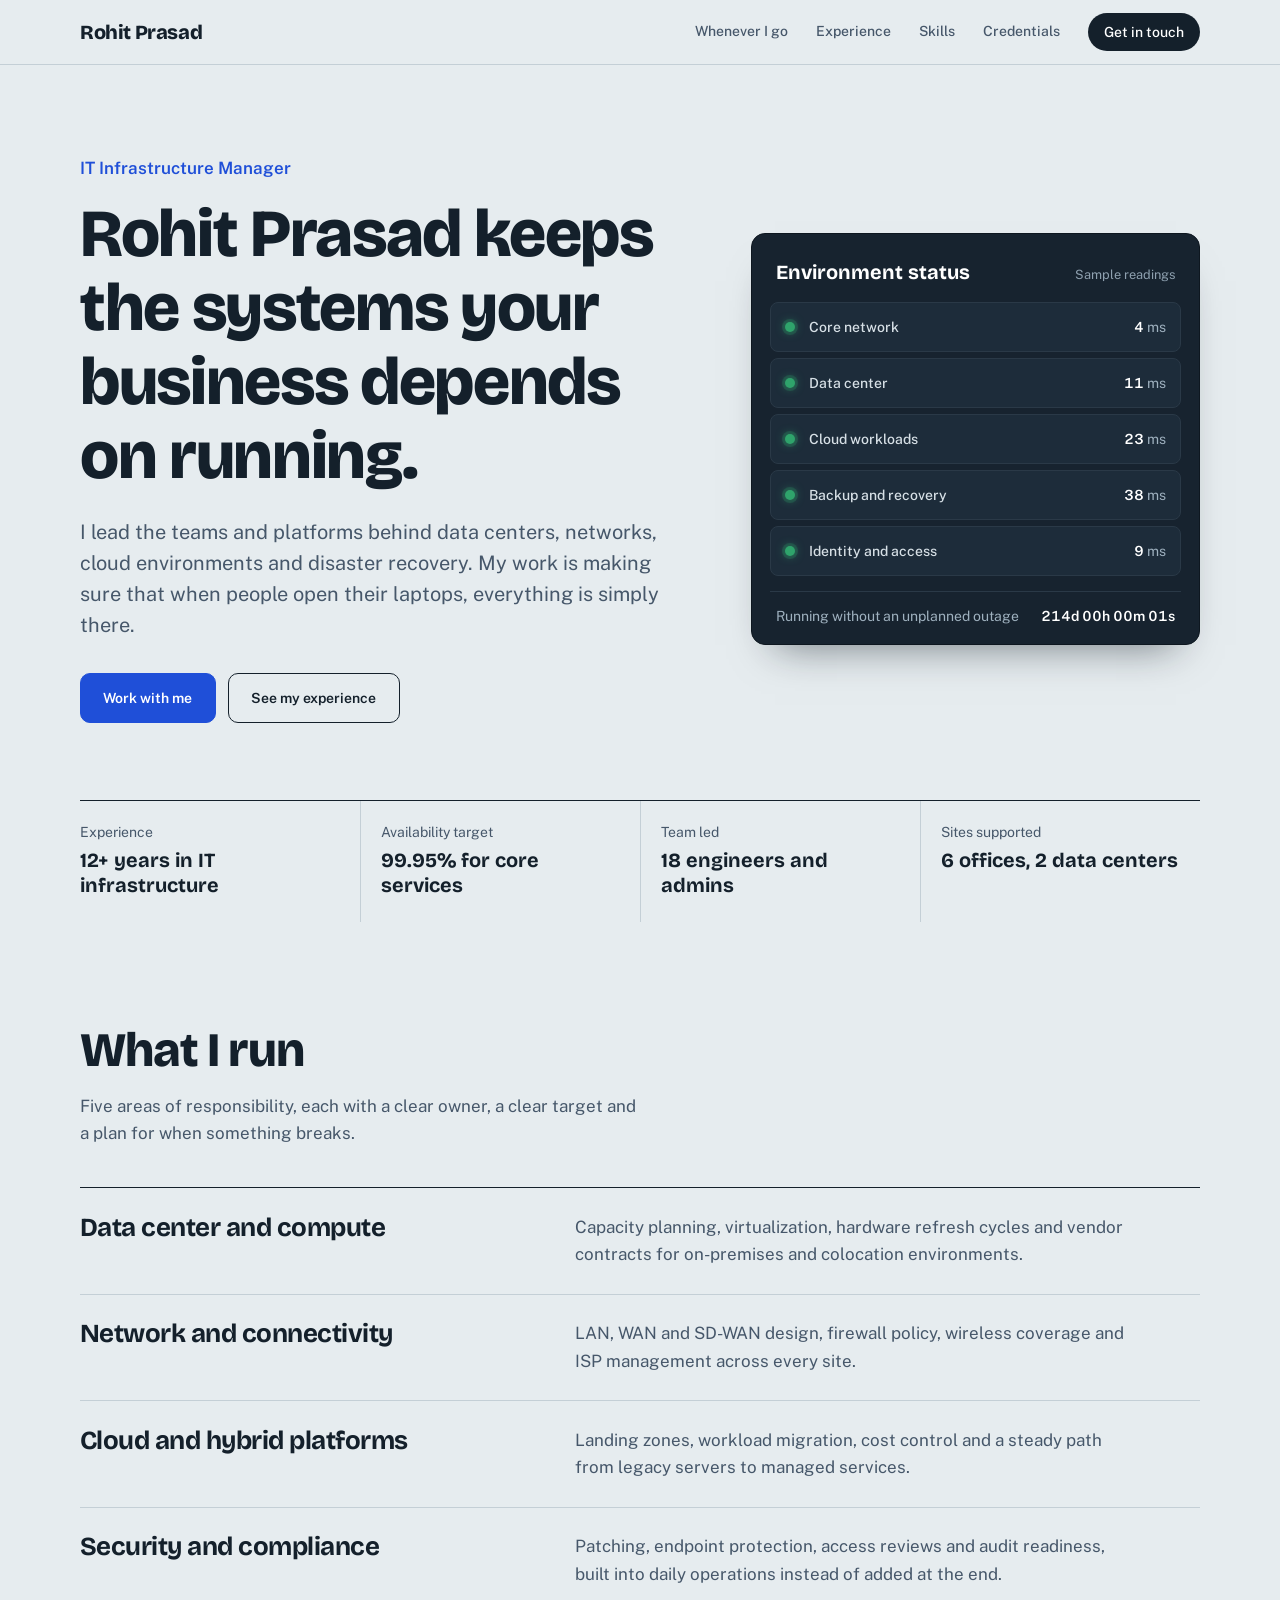
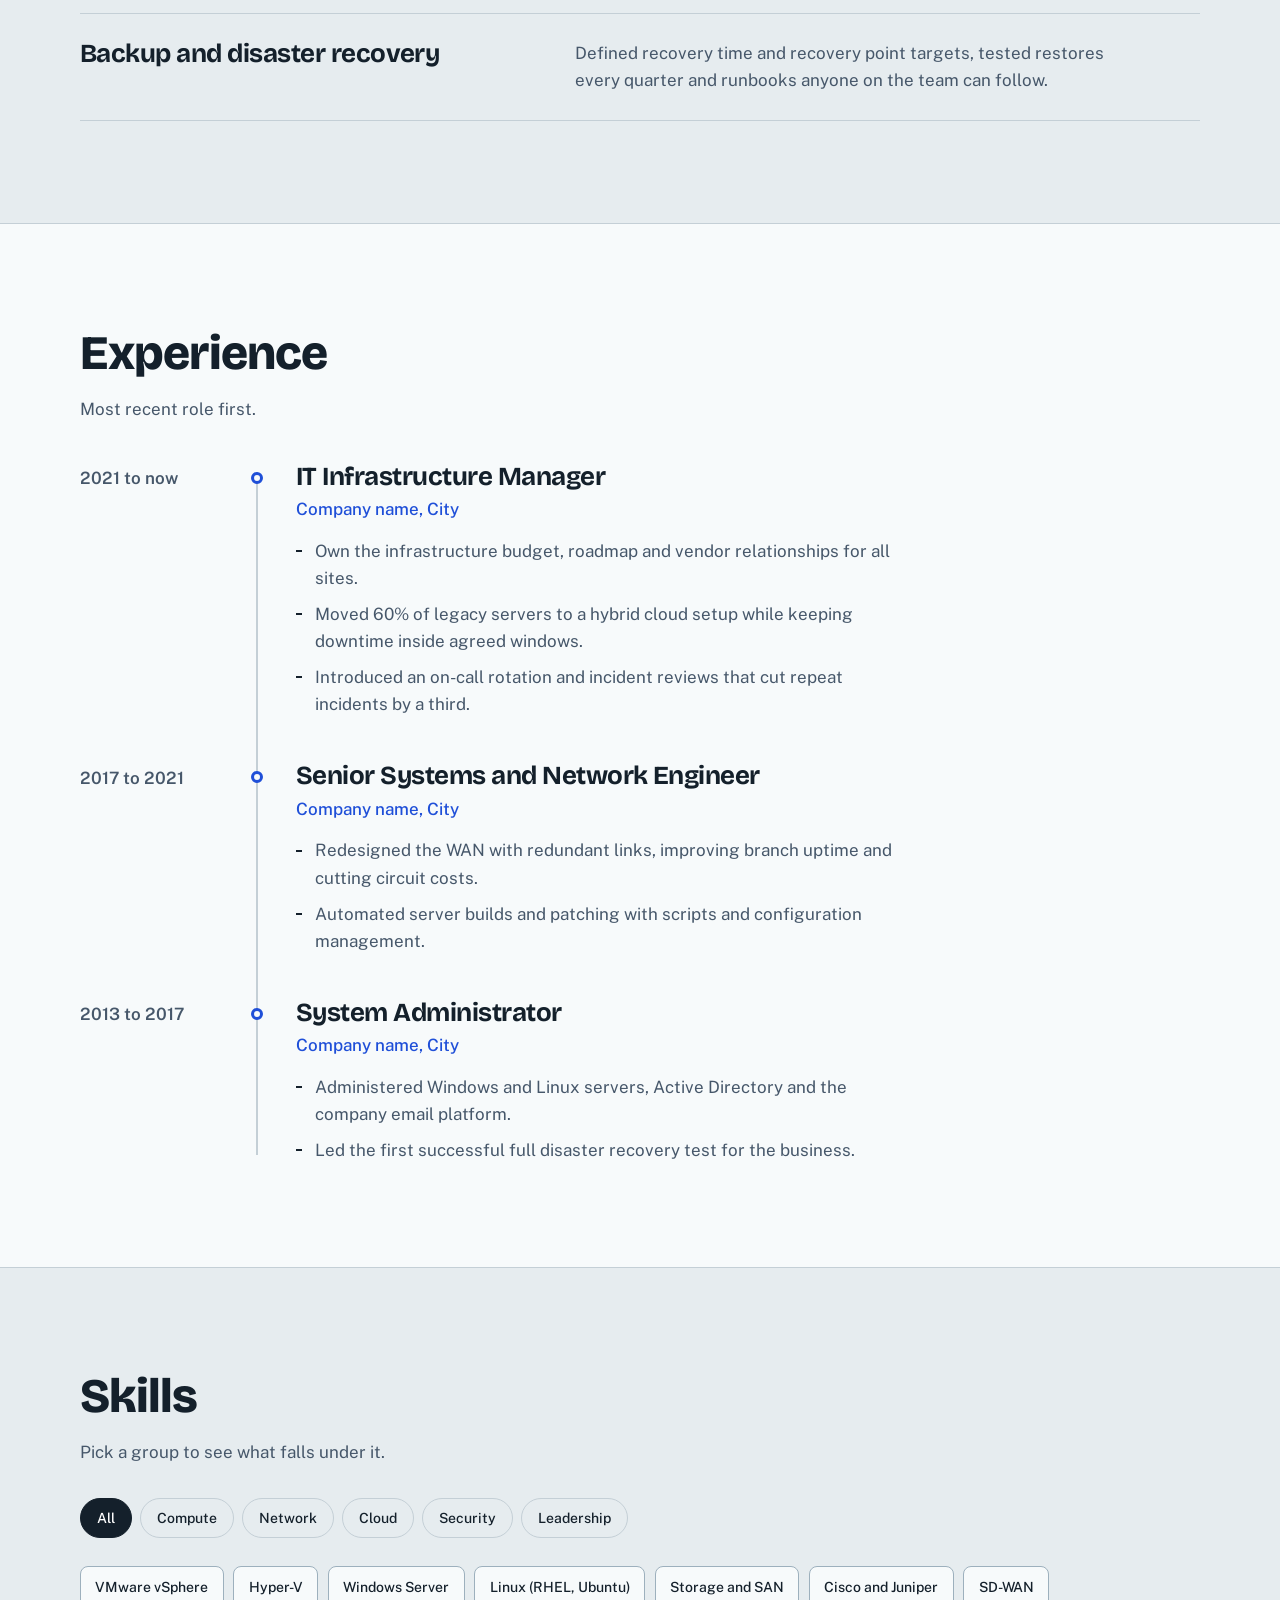
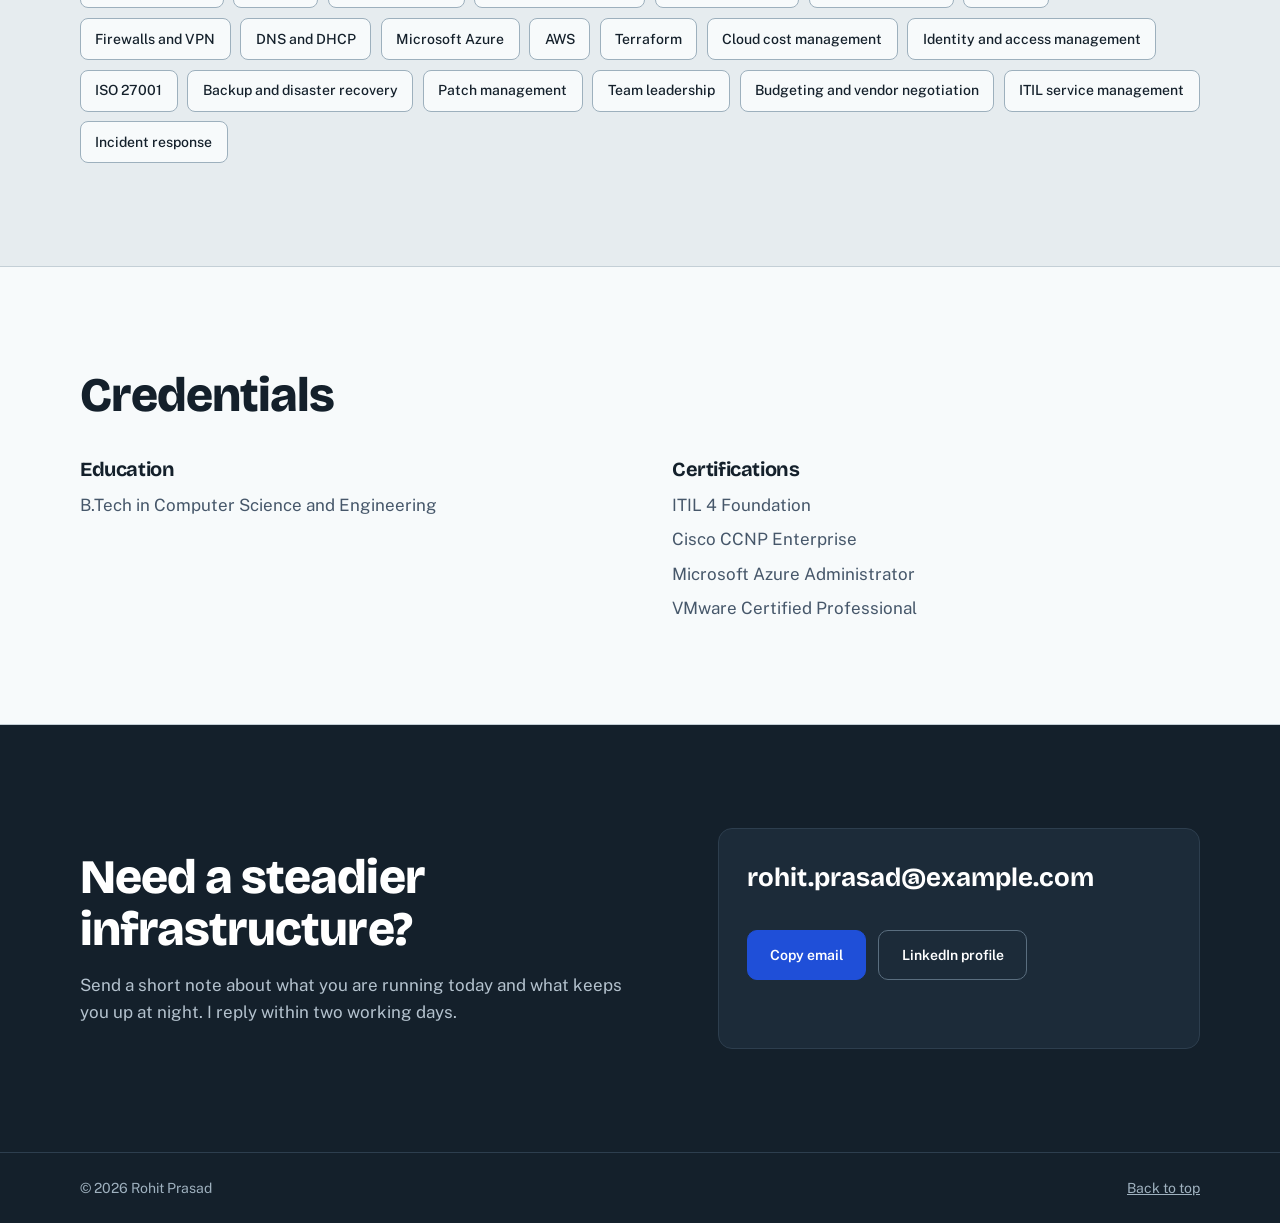
<file: index.html>
<!DOCTYPE html>
<html lang="en">
<head>
  <meta charset="UTF-8">
  <meta name="viewport" content="width=device-width, initial-scale=1">
  <title>Rohit Prasad | IT Infrastructure Managrgb(0, 0, 0)er</title>
  <meta name="description" content="Rohit Prasad is an IT Infrastructure Manager who runs data centers, networks, cloud platforms and the teams behind them.">
  <link rel="preconnect" href="https://fonts.googleapis.com">
  <link rel="preconnect" href="https://fonts.gstatic.com" crossorigin>
  <link href="https://fonts.googleapis.com/css2?family=Bricolage+Grotesque:opsz,wght@12..96,500;12..96,700;12..96,800&family=Public+Sans:wght@400;500;600&display=swap" rel="stylesheet">
  <link rel="stylesheet" href="style.css">
</head>
<body>

  <a class="skip" href="login.html">Skip to content</a>

  <header class="site-header">
    <div class="wrap bar">
      <a class="brand" href="#top" aria-label="Rohit Prasad, home">Rohit Prasad</a>
      <button class="menu-btn" id="menuBtn" aria-expanded="false" aria-controls="nav">Menu</button>
      <nav id="nav" class="nav" aria-label="Main">
        <a href="#focus">Whenever I go</a>
        <a href="#experience">Experience</a>
        <a href="#skills">Skills</a>
        <a href="#credentials">Credentials</a>
        <a href="#contact" class="nav-cta">Get in touch</a>
      </nav>
    </div>
  </header>

  <main id="main">

    <!-- Hero -->
    <section class="hero" id="top">
      <div class="wrap hero-grid">
        <div class="hero-copy">
          <p class="role">IT Infrastructure Manager</p>
          <h1>Rohit Prasad keeps the systems your business depends on running.</h1>
          <p class="lead">I lead the teams and platforms behind data centers, networks, cloud environments and disaster recovery. My work is making sure that when people open their laptops, everything is simply there.</p>
          <div class="actions">
            <a class="btn primary" href="#contact">Work with me</a>
            <a class="btn" href="#experience">See my experience</a>
          </div>
        </div>

        <aside class="rack" aria-label="Sample infrastructure status panel">
          <div class="rack-head">
            <span class="rack-title">Environment status</span>
            <span class="rack-note">Sample readings</span>
          </div>
          <ul class="rack-list" id="rackList">
            <li class="unit" style="--i:0" data-base="4">
              <span class="led" aria-hidden="true"></span>
              <span class="unit-name">Core network</span>
              <span class="unit-val"><b>4</b> ms</span>
            </li>
            <li class="unit" style="--i:1" data-base="11">
              <span class="led" aria-hidden="true"></span>
              <span class="unit-name">Data center</span>
              <span class="unit-val"><b>11</b> ms</span>
            </li>
            <li class="unit" style="--i:2" data-base="23">
              <span class="led" aria-hidden="true"></span>
              <span class="unit-name">Cloud workloads</span>
              <span class="unit-val"><b>23</b> ms</span>
            </li>
            <li class="unit" style="--i:3" data-base="38">
              <span class="led" aria-hidden="true"></span>
              <span class="unit-name">Backup and recovery</span>
              <span class="unit-val"><b>38</b> ms</span>
            </li>
            <li class="unit" style="--i:4" data-base="9">
              <span class="led" aria-hidden="true"></span>
              <span class="unit-name">Identity and access</span>
              <span class="unit-val"><b>9</b> ms</span>
            </li>
          </ul>
          <div class="rack-foot">
            <span>Running without an unplanned outage</span>
            <strong id="streak" aria-live="off">0d 00h 00m 00s</strong>
          </div>
        </aside>
      </div>

      <div class="wrap facts" aria-label="At a glance">
        <dl>
          <div><dt>Experience</dt><dd>12+ years in IT infrastructure</dd></div>
          <div><dt>Availability target</dt><dd>99.95% for core services</dd></div>
          <div><dt>Team led</dt><dd>18 engineers and admins</dd></div>
          <div><dt>Sites supported</dt><dd>6 offices, 2 data centers</dd></div>
        </dl>
      </div>
    </section>

    <!-- What I run -->
    <section class="section" id="focus">
      <div class="wrap">
        <h2>What I run</h2>
        <p class="section-intro">Five areas of responsibility, each with a clear owner, a clear target and a plan for when something breaks.</p>

        <ul class="focus-list">
          <li>
            <h3>Data center and compute</h3>
            <p>Capacity planning, virtualization, hardware refresh cycles and vendor contracts for on-premises and colocation environments.</p>
          </li>
          <li>
            <h3>Network and connectivity</h3>
            <p>LAN, WAN and SD-WAN design, firewall policy, wireless coverage and ISP management across every site.</p>
          </li>
          <li>
            <h3>Cloud and hybrid platforms</h3>
            <p>Landing zones, workload migration, cost control and a steady path from legacy servers to managed services.</p>
          </li>
          <li>
            <h3>Security and compliance</h3>
            <p>Patching, endpoint protection, access reviews and audit readiness, built into daily operations instead of added at the end.</p>
          </li>
          <li>
            <h3>Backup and disaster recovery</h3>
            <p>Defined recovery time and recovery point targets, tested restores every quarter and runbooks anyone on the team can follow.</p>
          </li>
        </ul>
      </div>
    </section>

    <!-- Experience -->
    <section class="section alt" id="experience">
      <div class="wrap">
        <h2>Experience</h2>
        <p class="section-intro">Most recent role first.</p>

        <ol class="timeline">
          <li>
            <div class="when">2021 to now</div>
            <div class="what">
              <h3>IT Infrastructure Manager</h3>
              <p class="where">Company name, City</p>
              <ul>
                <li>Own the infrastructure budget, roadmap and vendor relationships for all sites.</li>
                <li>Moved 60% of legacy servers to a hybrid cloud setup while keeping downtime inside agreed windows.</li>
                <li>Introduced an on-call rotation and incident reviews that cut repeat incidents by a third.</li>
              </ul>
            </div>
          </li>
          <li>
            <div class="when">2017 to 2021</div>
            <div class="what">
              <h3>Senior Systems and Network Engineer</h3>
              <p class="where">Company name, City</p>
              <ul>
                <li>Redesigned the WAN with redundant links, improving branch uptime and cutting circuit costs.</li>
                <li>Automated server builds and patching with scripts and configuration management.</li>
              </ul>
            </div>
          </li>
          <li>
            <div class="when">2013 to 2017</div>
            <div class="what">
              <h3>System Administrator</h3>
              <p class="where">Company name, City</p>
              <ul>
                <li>Administered Windows and Linux servers, Active Directory and the company email platform.</li>
                <li>Led the first successful full disaster recovery test for the business.</li>
              </ul>
            </div>
          </li>
        </ol>
      </div>
    </section>

    <!-- Skills -->
    <section class="section" id="skills">
      <div class="wrap">
        <h2>Skills</h2>
        <p class="section-intro">Pick a group to see what falls under it.</p>

        <div class="filters" role="group" aria-label="Filter skills by group">
          <button class="chip is-on" data-filter="all" aria-pressed="true">All</button>
          <button class="chip" data-filter="compute" aria-pressed="false">Compute</button>
          <button class="chip" data-filter="network" aria-pressed="false">Network</button>
          <button class="chip" data-filter="cloud" aria-pressed="false">Cloud</button>
          <button class="chip" data-filter="security" aria-pressed="false">Security</button>
          <button class="chip" data-filter="people" aria-pressed="false">Leadership</button>
        </div>

        <ul class="skill-grid" id="skillGrid">
          <li data-cat="compute">VMware vSphere</li>
          <li data-cat="compute">Hyper-V</li>
          <li data-cat="compute">Windows Server</li>
          <li data-cat="compute">Linux (RHEL, Ubuntu)</li>
          <li data-cat="compute">Storage and SAN</li>
          <li data-cat="network">Cisco and Juniper</li>
          <li data-cat="network">SD-WAN</li>
          <li data-cat="network">Firewalls and VPN</li>
          <li data-cat="network">DNS and DHCP</li>
          <li data-cat="cloud">Microsoft Azure</li>
          <li data-cat="cloud">AWS</li>
          <li data-cat="cloud">Terraform</li>
          <li data-cat="cloud">Cloud cost management</li>
          <li data-cat="security">Identity and access management</li>
          <li data-cat="security">ISO 27001</li>
          <li data-cat="security">Backup and disaster recovery</li>
          <li data-cat="security">Patch management</li>
          <li data-cat="people">Team leadership</li>
          <li data-cat="people">Budgeting and vendor negotiation</li>
          <li data-cat="people">ITIL service management</li>
          <li data-cat="people">Incident response</li>
        </ul>
      </div>
    </section>

    <!-- Credentials -->
    <section class="section alt" id="credentials">
      <div class="wrap">
        <h2>Credentials</h2>
        <div class="cred-grid">
          <div>
            <h3>Education</h3>
            <p>B.Tech in Computer Science and Engineering</p>
          </div>
          <div>
            <h3>Certifications</h3>
            <ul class="plain">
              <li>ITIL 4 Foundation</li>
              <li>Cisco CCNP Enterprise</li>
              <li>Microsoft Azure Administrator</li>
              <li>VMware Certified Professional</li>
            </ul>
          </div>
        </div>
      </div>
    </section>

    <!-- Contact -->
    <section class="section contact" id="contact">
      <div class="wrap contact-grid">
        <div>
          <h2>Need a steadier infrastructure?</h2>
          <p class="section-intro">Send a short note about what you are running today and what keeps you up at night. I reply within two working days.</p>
        </div>
        <div class="contact-card">
          <a class="mail" id="mailLink" href="mailto:rohit.prasad@example.com">rohit.prasad@example.com</a>
          <div class="actions">
            <button class="btn primary" id="copyBtn" type="button">Copy email</button>
            <a class="btn" href="https://www.linkedin.com/" target="_blank" rel="noopener">LinkedIn profile</a>
          </div>
          <p class="copy-status" id="copyStatus" role="status"></p>
        </div>
      </div>
    </section>

  </main>

  <footer class="site-footer">
    <div class="wrap">
      <span>&copy; <span id="year">2026</span> Rohit Prasad</span>
      <a href="#top">Back to top</a>
    </div>
  </footer>

  <script src="script.js"></script>
</body>
</html>
</file>
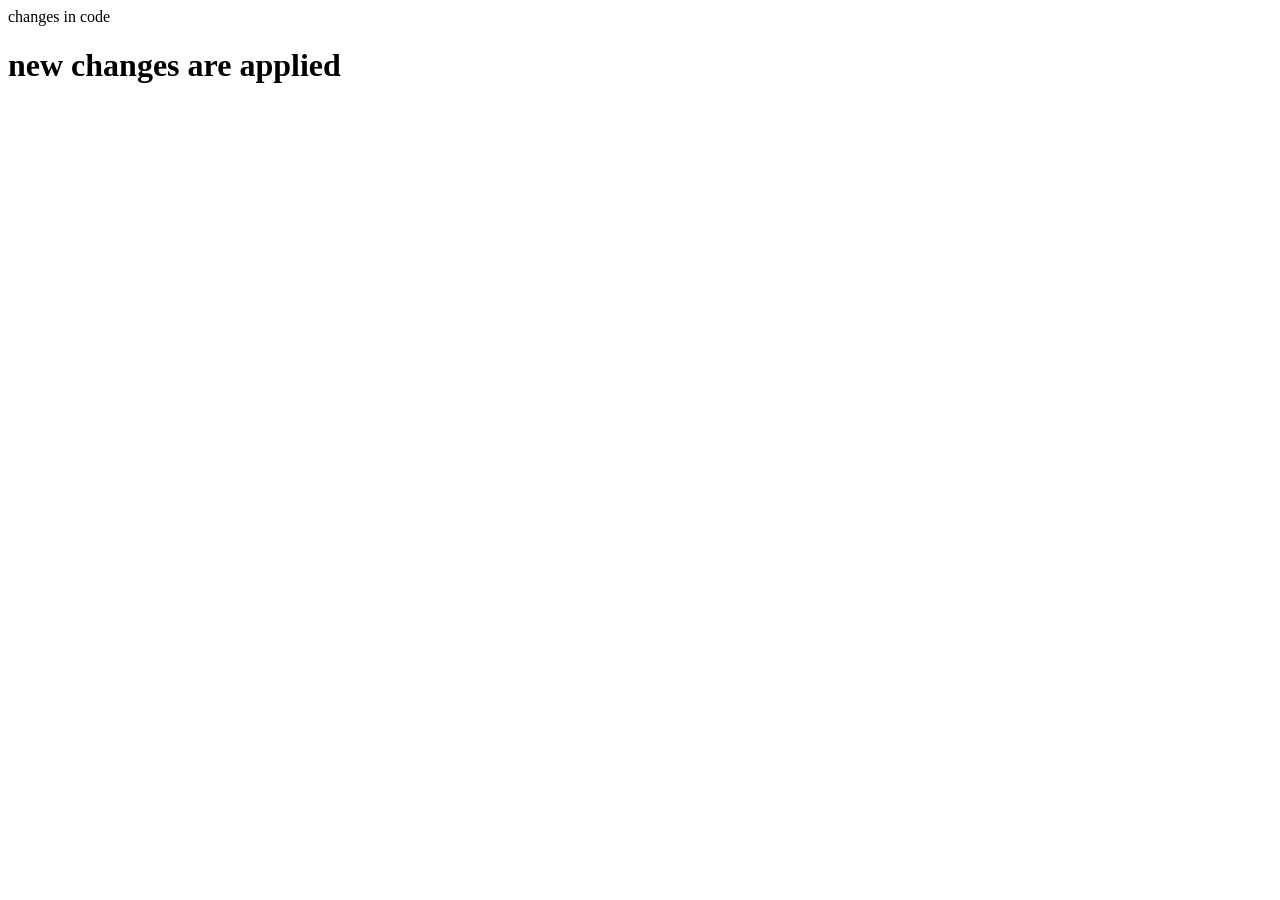
<file: login.html>
changes in code
<!DOCTYPE html>
<html lang="en">
<head>
    <meta charset="UTF-8">
    <meta name="viewport" content="width=device-width, initial-scale=1.0">
    <title>Document</title>
</head>
<body>
    <h1>new changes are applied</h1>
</body>
</html>
</file>
<file: style.css>
/* ---------- Tokens ---------- */
:root {
  --steel: #E6ECEF;
  --panel: #F7FAFB;
  --ink: #14202B;
  --ink-soft: #46576A;
  --rule: #C4CFD6;
  --cobalt: #1F4FD8;
  --cobalt-dark: #173BA3;
  --signal: #2FA36B;
  --rack: #17232F;
  --rack-line: #2A3947;
  --rack-text: #D7E0E6;

  --font-head: "Bricolage Grotesque", "Segoe UI", Arial, sans-serif;
  --font-body: "Public Sans", "Segoe UI", Arial, sans-serif;

  --step--1: 0.875rem;
  --step-0: 1.0625rem;
  --step-1: 1.25rem;
  --step-2: 1.625rem;
  --step-3: clamp(2rem, 1.4rem + 2.4vw, 3rem);
  --step-4: clamp(2.4rem, 1.5rem + 4vw, 4.2rem);

  --wrap: 1120px;
}

/* ---------- Base ---------- */
*, *::before, *::after { box-sizing: border-box; }
html { scroll-behavior: smooth; scroll-padding-top: 72px; }
body {
  margin: 0;
  background: var(--steel);
  color: var(--ink);
  font-family: var(--font-body);
  font-size: var(--step-0);
  line-height: 1.6;
  -webkit-font-smoothing: antialiased;
}
h1, h2, h3 { font-family: var(--font-head); line-height: 1.1; margin: 0; letter-spacing: -0.02em; }
p { margin: 0; }
a { color: inherit; }
ul, ol { margin: 0; padding: 0; list-style: none; }

.wrap { width: min(var(--wrap), 100% - 2.5rem); margin-inline: auto; }

:focus-visible { outline: 3px solid var(--cobalt); outline-offset: 3px; border-radius: 4px; }

.skip {
  position: absolute; left: 1rem; top: -4rem; background: var(--ink); color: #fff;
  padding: .6rem 1rem; border-radius: 6px; z-index: 100;
}
.skip:focus { top: 1rem; }

/* ---------- Header ---------- */
.site-header {
  position: sticky; top: 0; z-index: 50;
  background: rgba(230, 236, 239, .92);
  backdrop-filter: blur(8px);
  border-bottom: 1px solid var(--rule);
}
.bar { display: flex; align-items: center; justify-content: space-between; min-height: 64px; }
.brand { font-family: var(--font-head); font-weight: 800; font-size: var(--step-1); text-decoration: none; letter-spacing: -0.02em; }
.nav { display: flex; align-items: center; gap: 1.75rem; }
.nav a {
  text-decoration: none; font-weight: 500; font-size: var(--step--1);
  color: var(--ink-soft); padding: .35rem 0; border-bottom: 2px solid transparent;
}
.nav a:hover, .nav a.is-active { color: var(--ink); border-bottom-color: var(--cobalt); }
.nav a.nav-cta {
  background: var(--ink); color: #fff; padding: .5rem 1rem; border-radius: 999px; border-bottom: 0;
}
.nav a.nav-cta:hover { background: var(--cobalt); color: #fff; }
.menu-btn {
  display: none; font: inherit; font-weight: 600; font-size: var(--step--1);
  background: transparent; border: 1px solid var(--ink); border-radius: 999px;
  padding: .4rem 1rem; color: var(--ink); cursor: pointer;
}

/* ---------- Hero ---------- */
.hero { padding: clamp(3rem, 7vw, 6rem) 0 0; }
.hero-grid {
  display: grid; grid-template-columns: minmax(0, 1.15fr) minmax(0, .85fr);
  gap: clamp(2rem, 5vw, 4.5rem); align-items: center;
}
.role { font-weight: 600; color: var(--cobalt); margin-bottom: 1rem; }
.hero h1 { font-size: var(--step-4); font-weight: 800; max-width: 14ch; }
.lead { margin-top: 1.5rem; max-width: 52ch; color: var(--ink-soft); font-size: var(--step-1); line-height: 1.55; }
.actions { display: flex; flex-wrap: wrap; gap: .75rem; margin-top: 2rem; }

.btn {
  display: inline-flex; align-items: center; justify-content: center;
  font: inherit; font-weight: 600; font-size: var(--step--1);
  padding: .8rem 1.4rem; border-radius: 10px; text-decoration: none; cursor: pointer;
  border: 1.5px solid var(--ink); background: transparent; color: var(--ink);
  transition: background .15s, color .15s, border-color .15s;
}
.btn:hover { background: var(--ink); color: #fff; }
.btn.primary { background: var(--cobalt); border-color: var(--cobalt); color: #fff; }
.btn.primary:hover { background: var(--cobalt-dark); border-color: var(--cobalt-dark); }

/* Rack panel: the one memorable element */
.rack {
  background: var(--rack); color: var(--rack-text);
  border-radius: 14px; padding: 1.1rem 1.1rem 1rem;
  border: 1px solid #0E1720;
  box-shadow: 0 24px 40px -24px rgba(10, 20, 30, .55);
}
.rack-head { display: flex; justify-content: space-between; align-items: baseline; padding: .25rem .4rem .9rem; }
.rack-title { font-family: var(--font-head); font-weight: 700; font-size: var(--step-1); color: #fff; }
.rack-note { font-size: .8rem; color: #8FA1B0; }
.rack-list { display: grid; gap: 6px; }
.unit {
  display: grid; grid-template-columns: auto 1fr auto; align-items: center; gap: .85rem;
  background: #1D2C3A; border: 1px solid var(--rack-line); border-radius: 8px;
  padding: .8rem .9rem; font-size: var(--step--1);
}
.unit-name { font-weight: 500; }
.unit-val { font-variant-numeric: tabular-nums; color: #9FB1BF; }
.unit-val b { color: #fff; font-weight: 600; }

.led {
  width: 10px; height: 10px; border-radius: 50%;
  background: #3A4B5A; box-shadow: none;
}
.rack.on .led {
  background: var(--signal);
  box-shadow: 0 0 0 3px rgba(47, 163, 107, .22), 0 0 10px rgba(47, 163, 107, .8);
  transition: background .3s ease, box-shadow .3s ease;
  transition-delay: calc(var(--i, 0) * 180ms);
}
.rack.on .led { animation: pulse 3.2s ease-in-out infinite; animation-delay: calc(var(--i, 0) * 180ms + 1.2s); }
@keyframes pulse { 50% { box-shadow: 0 0 0 3px rgba(47, 163, 107, .12), 0 0 4px rgba(47, 163, 107, .5); } }

.rack-foot {
  display: flex; justify-content: space-between; align-items: center; gap: 1rem; flex-wrap: wrap;
  margin-top: .9rem; padding: .85rem .4rem 0; border-top: 1px solid var(--rack-line);
  font-size: var(--step--1); color: #9FB1BF;
}
.rack-foot strong { color: #fff; font-variant-numeric: tabular-nums; font-weight: 600; }

/* Facts strip */
.facts { margin-top: clamp(3rem, 6vw, 5rem); }
.facts dl {
  display: grid; grid-template-columns: repeat(4, 1fr); margin: 0;
  border-top: 1px solid var(--ink);
}
.facts div { padding: 1.25rem 1.25rem 1.5rem 0; }
.facts div + div { padding-left: 1.25rem; border-left: 1px solid var(--rule); }
.facts dt { font-size: var(--step--1); color: var(--ink-soft); }
.facts dd { margin: .25rem 0 0; font-family: var(--font-head); font-weight: 700; font-size: var(--step-1); line-height: 1.25; }

/* ---------- Sections ---------- */
.section { padding: clamp(3.5rem, 8vw, 6.5rem) 0; }
.section.alt { background: var(--panel); border-block: 1px solid var(--rule); }
.section h2 { font-size: var(--step-3); font-weight: 800; }
.section-intro { margin-top: 1rem; max-width: 56ch; color: var(--ink-soft); }

/* Focus list: rows divided by rules, no cards */
.focus-list { margin-top: 2.5rem; border-top: 1px solid var(--ink); }
.focus-list li {
  display: grid; grid-template-columns: minmax(0, 1fr) minmax(0, 1.4fr); gap: 1.5rem 3rem;
  padding: 1.6rem 0; border-bottom: 1px solid var(--rule);
}
.focus-list h3 { font-size: var(--step-2); font-weight: 700; }
.focus-list p { color: var(--ink-soft); max-width: 56ch; }

/* Timeline: genuinely sequential, so it carries a line */
.timeline { margin-top: 2.5rem; position: relative; }
.timeline::before {
  content: ""; position: absolute; left: 11rem; top: .6rem; bottom: .6rem; width: 2px; background: var(--rule);
}
.timeline > li { display: grid; grid-template-columns: 11rem 1fr; padding-bottom: 2.75rem; position: relative; }
.timeline > li:last-child { padding-bottom: 0; }
.timeline > li::before {
  content: ""; position: absolute; left: calc(11rem - 5px); top: .55rem;
  width: 12px; height: 12px; border-radius: 50%; background: var(--panel); border: 3px solid var(--cobalt);
}
.when { font-weight: 600; color: var(--ink-soft); padding-top: .15rem; }
.what { padding-left: 2.5rem; }
.what h3 { font-size: var(--step-2); font-weight: 700; }
.where { color: var(--cobalt); font-weight: 500; margin: .3rem 0 .9rem; }
.what ul { display: grid; gap: .55rem; max-width: 62ch; }
.what ul li { position: relative; padding-left: 1.2rem; color: var(--ink-soft); }
.what ul li::before { content: ""; position: absolute; left: 0; top: .72em; width: 6px; height: 2px; background: var(--ink); }

/* Skills */
.filters { display: flex; flex-wrap: wrap; gap: .5rem; margin-top: 2rem; }
.chip {
  font: inherit; font-size: var(--step--1); font-weight: 500; cursor: pointer;
  padding: .5rem 1rem; border-radius: 999px; background: transparent; color: var(--ink);
  border: 1.5px solid var(--rule); transition: background .15s, border-color .15s, color .15s;
}
.chip:hover { border-color: var(--ink); }
.chip.is-on { background: var(--ink); border-color: var(--ink); color: #fff; }

.skill-grid { display: flex; flex-wrap: wrap; gap: .6rem; margin-top: 1.75rem; }
.skill-grid li {
  background: var(--panel); border: 1px solid var(--rule); border-radius: 8px;
  padding: .55rem .9rem; font-weight: 500; font-size: var(--step--1);
  transition: opacity .2s, transform .2s;
}
.skill-grid li.dim { opacity: .22; }
.skill-grid li:not(.dim) { border-color: #9DB0BD; }

/* Credentials */
.cred-grid { display: grid; grid-template-columns: 1fr 1fr; gap: 2rem 4rem; margin-top: 2.25rem; }
.cred-grid h3 { font-size: var(--step-1); font-weight: 700; margin-bottom: .75rem; }
.cred-grid p, .plain li { color: var(--ink-soft); }
.plain { display: grid; gap: .45rem; }

/* Contact */
.contact { background: var(--ink); color: #fff; }
.contact .section-intro { color: #B4C2CE; }
.contact-grid { display: grid; grid-template-columns: minmax(0, 1.1fr) minmax(0, .9fr); gap: 3rem; align-items: center; }
.contact-card { background: #1C2B39; border: 1px solid #2D3E4E; border-radius: 14px; padding: 1.75rem; }
.mail { font-family: var(--font-head); font-weight: 700; font-size: var(--step-2); text-decoration: none; word-break: break-word; }
.mail:hover { text-decoration: underline; text-underline-offset: 4px; }
.contact .btn { border-color: #5A6E7F; color: #fff; }
.contact .btn:hover { background: #fff; color: var(--ink); border-color: #fff; }
.contact .btn.primary { background: var(--cobalt); border-color: var(--cobalt); }
.contact .btn.primary:hover { background: #fff; color: var(--ink); border-color: #fff; }
.copy-status { min-height: 1.5rem; margin-top: 1rem; font-size: var(--step--1); color: #7FD6A8; }

/* Footer */
.site-footer { background: var(--ink); color: #9FB1BF; border-top: 1px solid #2D3E4E; font-size: var(--step--1); }
.site-footer .wrap { display: flex; justify-content: space-between; padding: 1.5rem 0; }
.site-footer a:hover { color: #fff; }

/* ---------- Responsive ---------- */
@media (max-width: 920px) {
  .hero-grid, .contact-grid { grid-template-columns: 1fr; }
  .hero h1 { max-width: 18ch; }
  .facts dl { grid-template-columns: 1fr 1fr; }
  .facts div:nth-child(3) { padding-left: 0; border-left: 0; }
  .facts div:nth-child(n+3) { border-top: 1px solid var(--rule); }
  .focus-list li { grid-template-columns: 1fr; gap: .5rem; }
}

@media (max-width: 720px) {
  .menu-btn { display: inline-block; }
  .nav {
    position: absolute; left: 0; right: 0; top: 100%;
    flex-direction: column; align-items: stretch; gap: 0;
    background: var(--steel); border-bottom: 1px solid var(--rule);
    padding: .5rem 1.25rem 1rem; display: none;
  }
  .nav.open { display: flex; }
  .nav a { padding: .8rem 0; border-bottom: 1px solid var(--rule); }
  .nav a.nav-cta { margin-top: .75rem; text-align: center; border-bottom: 0; }
  .timeline::before { left: 5px; }
  .timeline > li { grid-template-columns: 1fr; }
  .timeline > li::before { left: 0; }
  .when { padding-left: 2rem; margin-bottom: .25rem; }
  .what { padding-left: 2rem; }
  .cred-grid { grid-template-columns: 1fr; }
}

@media (max-width: 480px) {
  .facts dl { grid-template-columns: 1fr; }
  .facts div, .facts div + div { padding-left: 0; border-left: 0; }
  .facts div + div { border-top: 1px solid var(--rule); }
  .site-footer .wrap { flex-direction: column; gap: .5rem; }
}

@media (prefers-reduced-motion: reduce) {
  html { scroll-behavior: auto; }
  .rack.on .led { animation: none; transition: none; }
  * { transition-duration: 0s !important; }
}
</file>
